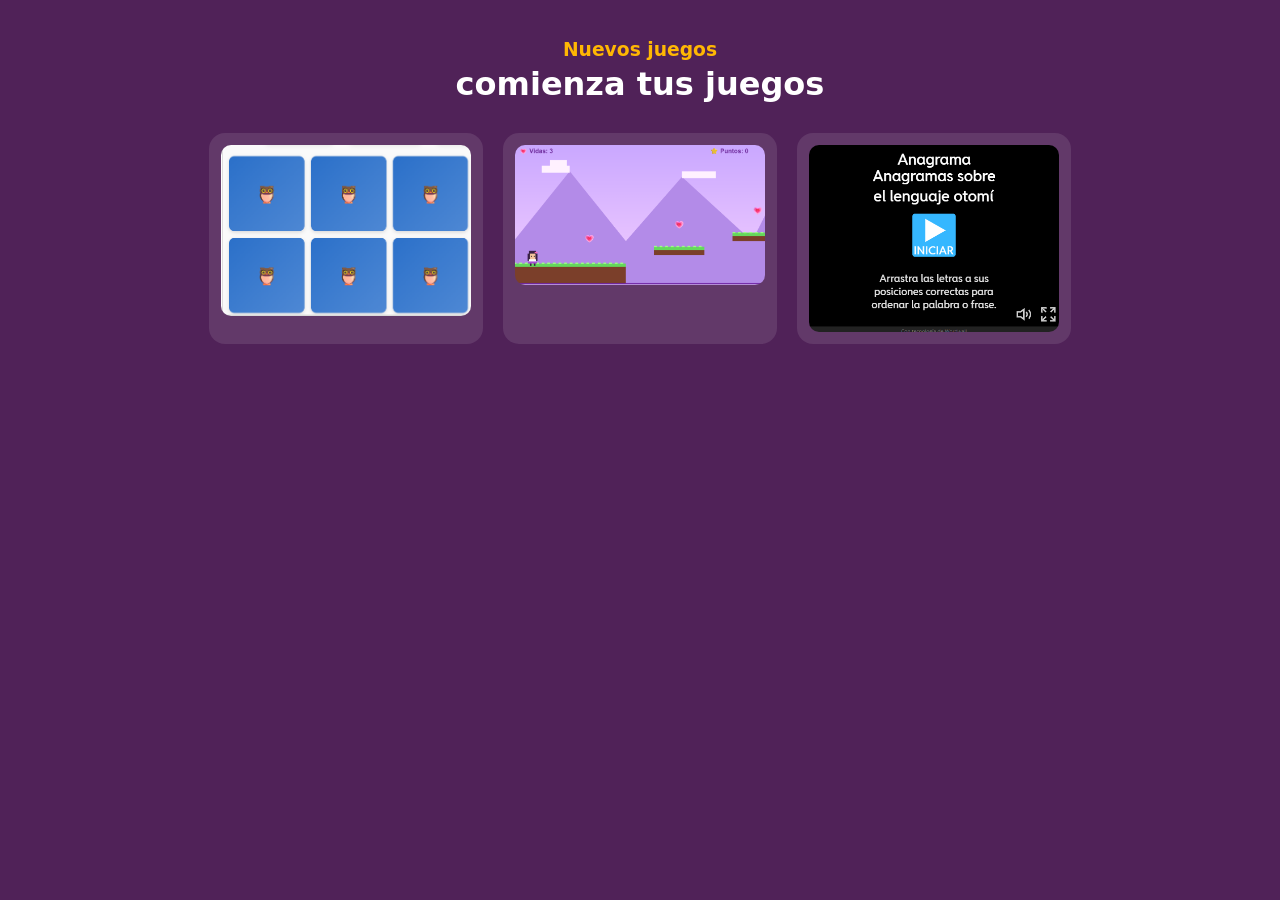
<file: juegos.html>
<!DOCTYPE html>
<html lang="en">
<head>
    <meta charset="UTF-8">
    <meta name="viewport" content="width=device-width, initial-scale=1.0">
    <title>Document</title>
    <style>
        body {
            background: #502258;
            color: white;
            font-family: system-ui, sans-serif;
            text-align: center;
            margin: 0;
            padding: 20px;
        }

        .boton-inicio {
            display: inline-flex;
            align-items: center;
            gap: 6px;
            color: white;
            text-decoration: none;
            background: rgba(255, 255, 255, 0.15);
            padding: 8px 16px;
            border-radius: 20px;
            transition: 0.2s;
        }
        .boton-inicio:hover { background: rgba(255, 255, 255, 0.3); }

        h3 { color: #ffb703; margin-bottom: 5px; }
        h1 { margin-top: 0; }

        .container {
            display: flex;
            justify-content: center;
            flex-wrap: wrap;
            gap: 20px;
            margin-top: 30px;
        }

        .card {
            background: rgba(255, 255, 255, 0.1);
            border: 2px solid transparent;
            border-radius: 16px;
            padding: 10px;
            cursor: pointer;
            transition: transform 0.2s, border-color 0.2s;
        }
        .card:hover {
            transform: translateY(-8px) scale(1.03);
            border-color: #ffb703;
        }
        .card:active { transform: scale(0.96); }
        .card img { border-radius: 10px; display: block; }
    </style>
</head>
<body>
    
</body>
</html>
  <h3>Nuevos juegos</h3>
<h1>comienza tus juegos</h1>




<div class="container">
    <!-- Correcta -->
    <div class="card" onclick="location.href='memorama.html'">
        <img src="IMAGEN..jpg/memorama.png" width="250px" >
       
    </div>
    <!-- inCorrecta -->
    <div class="card" onclick= "location.href='saltar.html'">
         <img src="IMAGEN..jpg/aventura.png" width="250px">
    </div>
<!-- inCorrecta -->
    <div class="card" onclick="location.href='completar.html'">
        <img src="IMAGEN..jpg/completa.png" width="250px">    
    </div>
</div>    

</div>
</body>
</html>
</file>
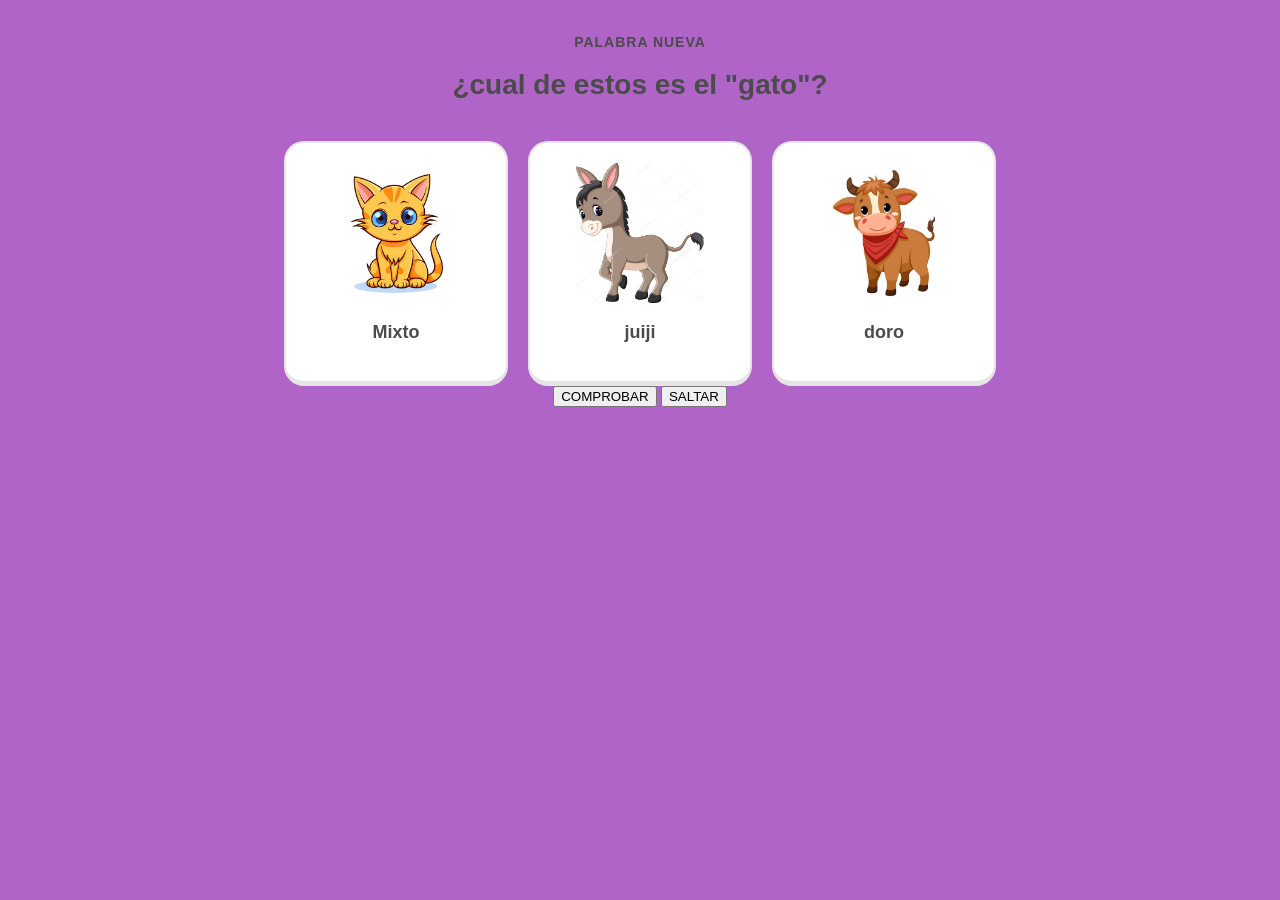
<file: leccion1.html>
<!DOCTYPE html>
<html lang="en">
<head>
    <meta charset="UTF-8">
    <meta name="viewport" content="width=device-width, initial-scale=1.0">
    <title>Document</title>
    <link rel="stylesheet" href="estilo.css">
</head>
<body>
    <h3>Palabra nueva</h3>
    <h1>¿cual de estos es el "gato"?</h1>
    <div class="contenedor">
        <div class="card">
            <img src="IMAGEN..jpg/cartoon-cat-coloring-page-2-923x923.jpeg">
            <p>Mixto</p>
        </div>
        <div class="card">
            <img src="IMAGEN..jpg/depositphotos_130175526-stock-illustration-cartoon-happy-donkey.jpg">
            <p>juiji</p>
        </div>
        <div class="card">
            <img src="IMAGEN..jpg/9b818995e4b5b69c8ec0fd9179d7a382.jpg">
            <p>doro</p>
        </div>
    </div>
    
    <div class="botones">
<button class="comprobar" onclick="mostrarleccion1()">
COMPROBAR
</button>


<button class="saltar">
SALTAR
</button>
</div>
</body>
</html>
</file>
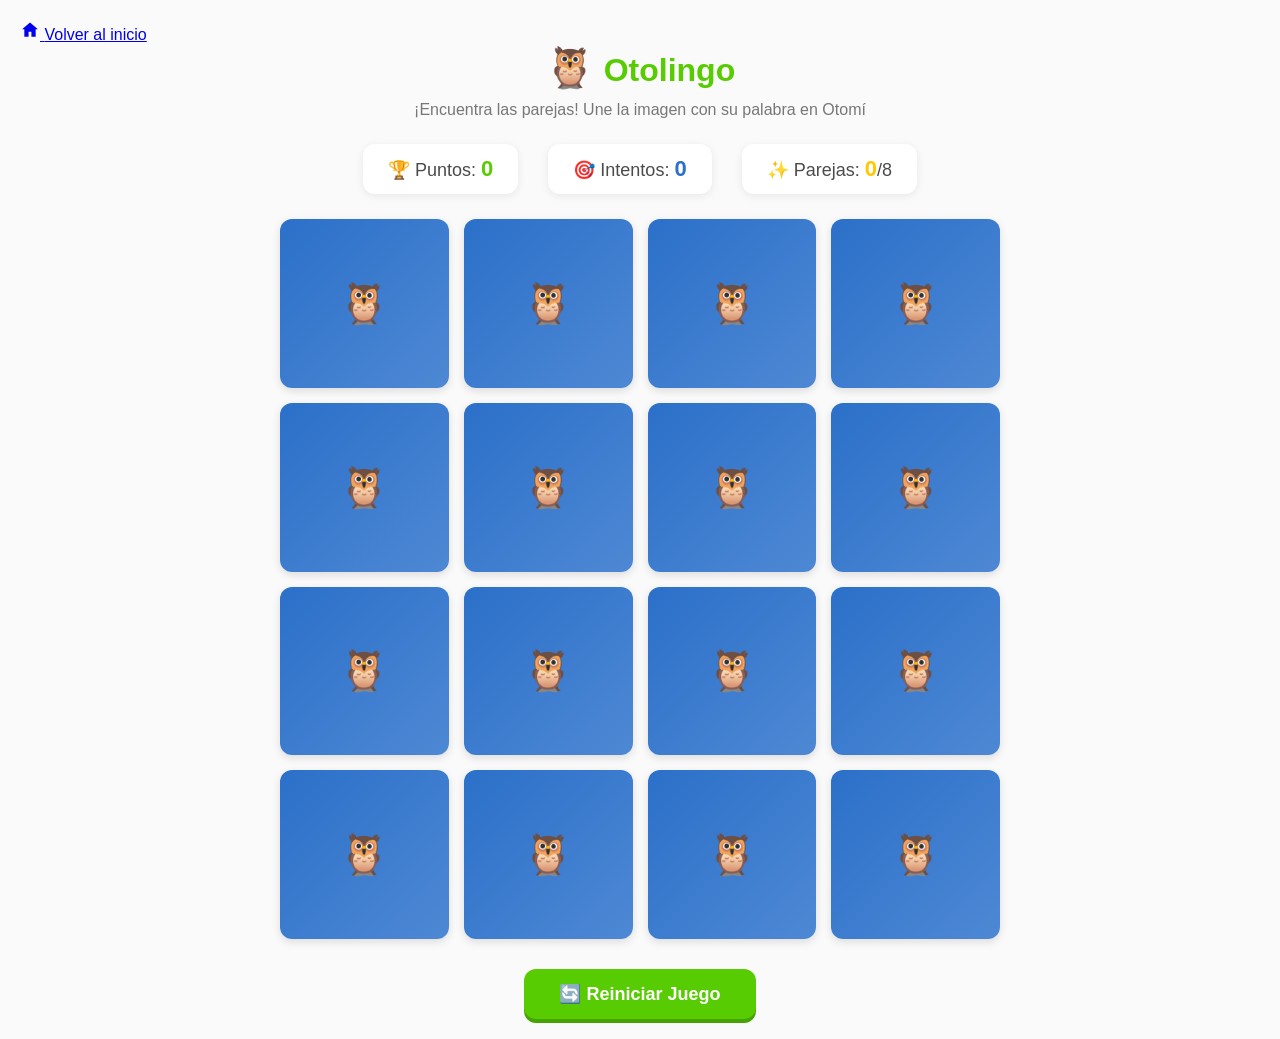
<file: memorama.html>
<!DOCTYPE html>
<html lang="es">
<head>
    <meta charset="UTF-8">
    <meta name="viewport" content="width=device-width, initial-scale=1.0">
    <title>Otolingo 🦉 - Memorama con Imágenes</title>
    <style>
        * {
            margin: 0;
            padding: 0;
            box-sizing: border-box;
            font-family: 'Arial Rounded MT Bold', sans-serif;
        }




        :root {
            --verde: #58CC02;
            --verde-oscuro: #46A302;
            --azul: #2B70C9;
            --azul-claro: #4E88D4;
            --amarillo: #FFC800;
            --rojo: #FF4B4B;
            --gris: #E5E5E5;
            --texto: #4B4B4B;
            --fondo: #FAFAFA;
        }




        body {
            background-color: var(--fondo);
            color: var(--texto);
            min-height: 100vh;
            padding: 20px;
        }




        header {
            text-align: center;
            margin-bottom: 25px;
        }




        h1 {
            font-size: 32px;
            color: var(--verde);
            margin-bottom: 10px;
        }




        h1 span {
            font-size: 40px;
        }




        .subtitulo {
            font-size: 16px;
            color: #777;
        }




        .info-juego {
            display: flex;
            justify-content: center;
            gap: 30px;
            margin-bottom: 25px;
            font-size: 18px;
            flex-wrap: wrap;
        }




        .puntuacion, .intentos, .encontrados {
            background: white;
            padding: 12px 25px;
            border-radius: 12px;
            box-shadow: 0 2px 8px rgba(0,0,0,0.08);
        }




        .puntuacion span { color: var(--verde); font-weight: bold; font-size: 22px; }
        .intentos span { color: var(--azul); font-weight: bold; font-size: 22px; }
        .encontrados span { color: var(--amarillo); font-weight: bold; font-size: 22px; }




        /* TABLERO */
        .tablero {
            max-width: 720px;
            margin: 0 auto;
            display: grid;
            grid-template-columns: repeat(4, 1fr);
            gap: 15px;
        }




        /* TARJETAS */
        .tarjeta {
            aspect-ratio: 1 / 1;
            position: relative;
            cursor: pointer;
            transform-style: preserve-3d;
            transition: transform 0.5s ease;
        }




        .tarjeta.volteada {
            transform: rotateY(180deg);
        }




        .cara {
            position: absolute;
            width: 100%;
            height: 100%;
            border-radius: 12px;
            display: flex;
            align-items: center;
            justify-content: center;
            backface-visibility: hidden;
            box-shadow: 0 3px 8px rgba(0,0,0,0.12);
        }




        .trasera {
            background: linear-gradient(135deg, var(--azul), var(--azul-claro));
            font-size: 40px;
        }




        .frente {
            background: white;
            border: 3px solid var(--amarillo);
            transform: rotateY(180deg);
            flex-direction: column;
            padding: 8px;
        }




        .emoji {
            font-size: 48px;
            margin-bottom: 5px;
        }




        .palabra {
            font-size: 16px;
            font-weight: bold;
            color: var(--azul);
            text-align: center;
        }




        .tarjeta.acertada .frente {
            background: #E8FFE8;
            border-color: var(--verde);
        }




        /* BOTONES */
        .contenedor-boton {
            text-align: center;
            margin-top: 30px;
        }




        .boton {
            background: var(--verde);
            color: white;
            border: none;
            padding: 14px 35px;
            font-size: 18px;
            border-radius: 12px;
            cursor: pointer;
            font-weight: bold;
            box-shadow: 0 4px 0 var(--verde-oscuro);
            transition: all 0.1s;
        }




        .boton:active {
            transform: translateY(4px);
            box-shadow: none;
        }




        /* MENSAJE FINAL */
        .mensaje-final {
            position: fixed;
            top: 50%;
            left: 50%;
            transform: translate(-50%, -50%);
            background: white;
            padding: 40px;
            border-radius: 20px;
            box-shadow: 0 6px 25px rgba(0,0,0,0.2);
            text-align: center;
            z-index: 100;
            display: none;
        }




        .mensaje-final h2 {
            font-size: 28px;
            color: var(--verde);
            margin-bottom: 15px;
        }




        .mensaje-final p {
            font-size: 18px;
            margin-bottom: 20px;
        }




        .oculto {
            display: none !important;
        }




        /* Responsivo */
        @media (max-width: 600px) {
            .tablero {
                grid-template-columns: repeat(3, 1fr);
            }
            .emoji {
                font-size: 36px;
            }
            .palabra {
                font-size: 13px;
            }
        }
    </style>
</head>
<body>

     <a class="boton-inicio" href="index.html">
    <svg aria-hidden="true" viewBox="0 0 24 24" width="20" height="20" fill="currentColor">
        <path d="M12 3 2.5 11h2.7v9h5.1v-5.8h3.4V20h5.1v-9h2.7L12 3z"/>
    </svg>
    <span>Volver al inicio</span>
</a>
 



    <header>
        <h1><span>🦉</span> Otolingo</h1>
        <p class="subtitulo">¡Encuentra las parejas! Une la imagen con su palabra en Otomí</p>
    </header>




    <div class="info-juego">
        <div class="puntuacion">🏆 Puntos: <span id="puntos">0</span></div>
        <div class="intentos">🎯 Intentos: <span id="intentos">0</span></div>
        <div class="encontrados">✨ Parejas: <span id="encontrados">0</span>/8</div>
    </div>




    <div class="tablero" id="tablero"></div>




    <div class="contenedor-boton">
        <button class="boton" onclick="reiniciarJuego()">🔄 Reiniciar Juego</button>
    </div>




    <!-- MENSAJE FINAL -->
    <div class="mensaje-final" id="mensajeFinal">
        <h2>🎉 ¡Felicidades!</h2>
        <p>Has encontrado todas las parejas en <strong id="totalIntentos">0</strong> intentos</p>
        <p>Puntuación final: <strong id="puntosFinal">0</strong> puntos</p>
        <button class="boton" onclick="cerrarMensaje(); reiniciarJuego();">¡Jugar otra vez!</button>
    </div>




    <script>
        // ==========================================
        // BASE DE DATOS: IMAGEN ↔ PALABRA EN OTOMÍ
        // ==========================================
      const parejas = [
            { imagen: "🐕", palabra: "F'yo", nombre: "Perro" },
            { imagen: "🐱", palabra: "Mixtu", nombre: "Gato" },
            { imagen: "🏠", palabra: "Nguu", nombre: "Casa" },
            { imagen: "💧", palabra: "Deje", nombre: "Agua" },
            { imagen: "🌽", palabra: "dethä", nombre: "Maíz" },
            { imagen: "☀️", palabra: "Jädi", nombre: "Sol" },
            { imagen: "🌙", palabra: "Zänä", nombre: "Luna" },
            { imagen: "👋", palabra: "Jaxia", nombre: "Hola" }
        ];






        // ==========================================
        // VARIABLES DEL JUEGO
        // ==========================================
        let puntos = 0;
        let intentos = 0;
        let parejasEncontradas = 0;
        let tarjetasVolteadas = [];
        let bloqueado = false;




        // ==========================================
        // INICIAR JUEGO
        // ==========================================
        function iniciarJuego() {
            puntos = 0;
            intentos = 0;
            parejasEncontradas = 0;
            tarjetasVolteadas = [];
            bloqueado = false;
           
            actualizarPuntuacion();
            generarTarjetas();
        }




        // ==========================================
        // MEZCLAR ARRAY
        // ==========================================
        function mezclar(array) {
            return array.slice().sort(() => Math.random() - 0.5);
        }




        // ==========================================
        // GENERAR TARJETAS
        // ==========================================
        function generarTarjetas() {
            const tablero = document.getElementById('tablero');
            tablero.innerHTML = "";




            // Crear pares: una tarjeta con IMAGEN y otra con la PALABRA en Otomí
            let tarjetas = [];
            parejas.forEach((par, indice) => {
                // Tarjeta con imagen
                tarjetas.push({ tipo: "imagen", contenido: par.imagen, parId: indice });
                // Tarjeta con palabra en Otomí
                tarjetas.push({ tipo: "palabra", contenido: par.palabra, parId: indice });
            });




            // Mezclar las tarjetas
            tarjetas = mezclar(tarjetas);




            // Crear cada tarjeta en el HTML
            tarjetas.forEach((datos) => {
                const tarjeta = document.createElement('div');
                tarjeta.className = 'tarjeta';
                tarjeta.dataset.parId = datos.parId;
                tarjeta.dataset.tipo = datos.tipo;
               
                if (datos.tipo === "imagen") {
                    tarjeta.innerHTML = `
                        <div class="cara trasera">🦉</div>
                        <div class="cara frente">
                            <div class="emoji">${datos.contenido}</div>
                        </div>
                    `;
                } else {
                    tarjeta.innerHTML = `
                        <div class="cara trasera">🦉</div>
                        <div class="cara frente">
                            <div class="palabra">${datos.contenido}</div>
                        </div>
                    `;
                }
               
                tarjeta.onclick = () => voltearTarjeta(tarjeta);
                tablero.appendChild(tarjeta);
            });
        }




        // ==========================================
        // VOLTEAR TARJETA
        // ==========================================
        function voltearTarjeta(tarjeta) {
            if (bloqueado) return;
            if (tarjeta.classList.contains('volteada')) return;
            if (tarjeta.classList.contains('acertada')) return;




            tarjeta.classList.add('volteada');
            tarjetasVolteadas.push(tarjeta);




            if (tarjetasVolteadas.length === 2) {
                intentos++;
                actualizarPuntuacion();
                comprobarPareja();
            }
        }




        // ==========================================
        // COMPROBAR SI SON PAREJA
        // ==========================================
        function comprobarPareja() {
            bloqueado = true;
            const t1 = tarjetasVolteadas[0];
            const t2 = tarjetasVolteadas[1];




            if (t1.dataset.parId === t2.dataset.parId) {
                // ✅ ¡ENCONTRÓ LA PAREJA!
                puntos += 10;
                parejasEncontradas++;
               
                setTimeout(() => {
                    t1.classList.add('acertada');
                    t2.classList.add('acertada');
                    t1.style.cursor = "default";
                    t2.style.cursor = "default";
                    actualizarPuntuacion();
                   
                    if (parejasEncontradas === parejas.length) {
                        setTimeout(mostrarMensajeFinal, 500);
                    }
                   
                    tarjetasVolteadas = [];
                    bloqueado = false;
                }, 600);
               
            } else {
                // ❌ NO SON IGUALES
                setTimeout(() => {
                    t1.classList.remove('volteada');
                    t2.classList.remove('volteada');
                    tarjetasVolteadas = [];
                    bloqueado = false;
                }, 1000);
            }
        }




        function actualizarPuntuacion() {
            document.getElementById('puntos').textContent = puntos;
            document.getElementById('intentos').textContent = intentos;
            document.getElementById('encontrados').textContent = `${parejasEncontradas}`;
        }




        function mostrarMensajeFinal() {
            document.getElementById('totalIntentos').textContent = intentos;
            document.getElementById('puntosFinal').textContent = puntos;
            document.getElementById('mensajeFinal').style.display = "block";
        }




        function cerrarMensaje() {
            document.getElementById('mensajeFinal').style.display = "none";
        }




        function reiniciarJuego() {
            cerrarMensaje();
            iniciarJuego();
        }




        window.onload = iniciarJuego;
    </script>
</body>
</html>
</file>
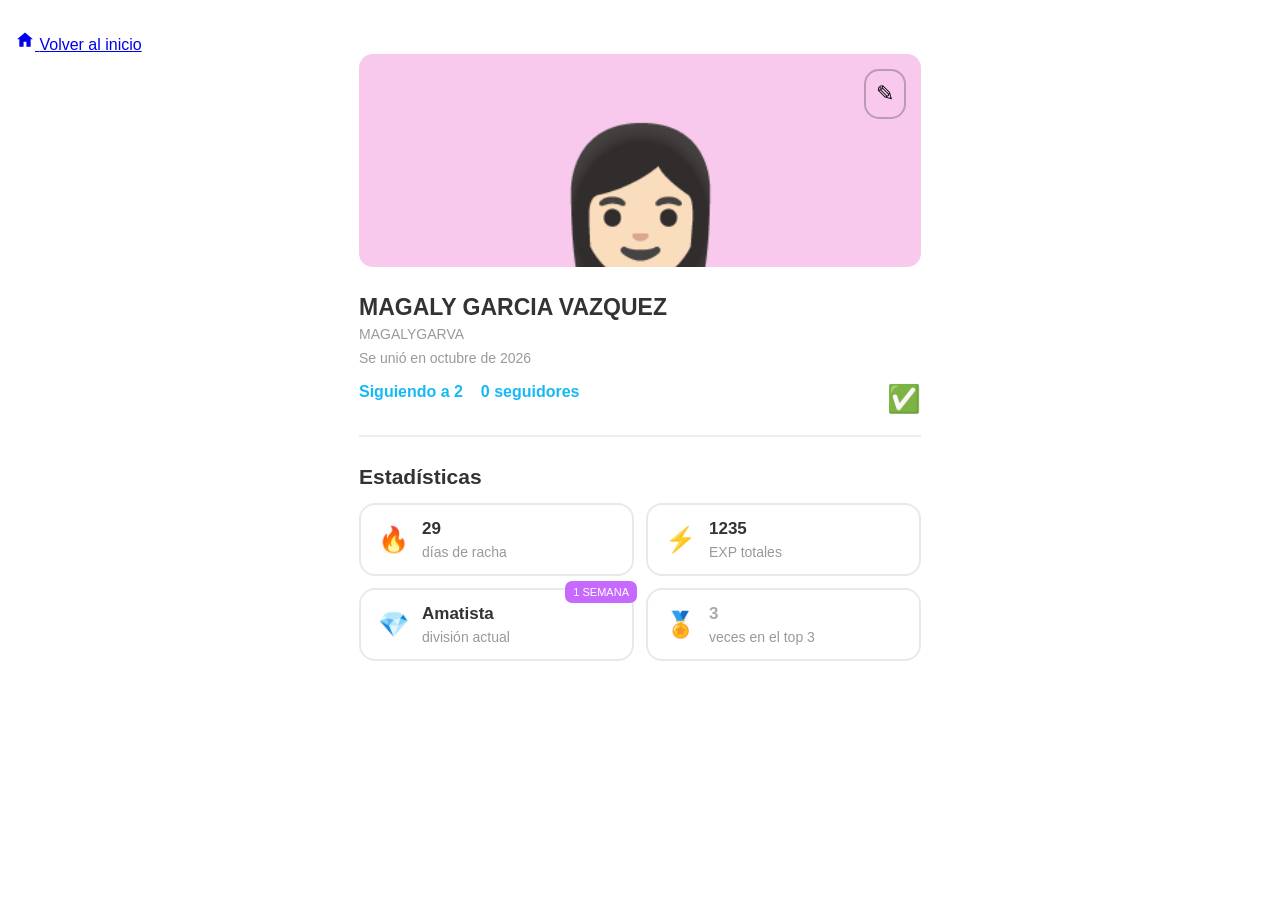
<file: perfil.html>
<!DOCTYPE html>
<html lang="es">
<head>
<meta charset="UTF-8">
<meta name="viewport" content="width=device-width, initial-scale=1.0">
<title>Mi perfil</title>
<style>
* {
  box-sizing: border-box;
}

body {
  font-family: Arial, sans-serif;
  background: #fff;
  color: #333;
  margin: 0;
  padding: 30px 15px;
}

.perfil {
  max-width: 562px;
  margin: auto;
}

.portada {
  height: 213px;
  background: #f9c9ed;
  border-radius: 14px;
  display: flex;
  justify-content: center;
  align-items: end;
  position: relative;
  overflow: hidden;
}

.avatar {
  font-size: 145px;
  line-height: 1;
  margin-bottom: -8px;
}

.editar {
  position: absolute;
  right: 15px;
  top: 15px;
  background: transparent;
  border: 2px solid #b99bb4;
  border-radius: 15px;
  padding: 10px;
  font-size: 22px;
}

h2 {
  font-size: 23px;
  margin: 27px 0 5px;
}

.usuario, .fecha, .sub {
  color: #999;
  font-size: 14px;
}

.fecha {
  margin-top: 8px;
}

.seguidores {
  color: #16b9f5;
  font-weight: bold;
  margin-top: 17px;
}

.banderas {
  float: right;
  font-size: 27px;
}

hr {
  border: none;
  border-top: 2px solid #eee;
  margin: 34px 0 28px;
}

h3 {
  font-size: 21px;
  margin-bottom: 14px;
}

.estadisticas {
  display: grid;
  grid-template-columns: 1fr 1fr;
  gap: 12px;
}

.tarjeta {
  border: 2px solid #e9e9e9;
  border-radius: 16px;
  min-height: 73px;
  padding: 12px 17px;
  display: flex;
  align-items: center;
  gap: 13px;
  position: relative;
}

.icono {
  font-size: 25px;
}

.numero {
  font-weight: bold;
  font-size: 17px;
}

.sub {
  margin-top: 5px;
}

.semana {
  position: absolute;
  right: -5px;
  top: -9px;
  background: #c66aff;
  color: white;
  font-size: 11px;
  padding: 5px 8px;
  border-radius: 7px;
}

</style>
</head>
<body>

  <a class="boton-inicio" href="index.html">
    <svg aria-hidden="true" viewBox="0 0 24 24" width="20" height="20" fill="currentColor">
        <path d="M12 3 2.5 11h2.7v9h5.1v-5.8h3.4V20h5.1v-9h2.7L12 3z"/>
    </svg>
    <span>Volver al inicio</span>
</a>


<div class="perfil">

  <div class="portada">
    <button class="editar">✎</button>
    <div class="avatar">👩🏻</div>
  </div>

  <h2>MAGALY GARCIA VAZQUEZ</h2>
  <div class="usuario">MAGALYGARVA</div>
  <div class="fecha">Se unió en octubre de 2026</div>

  <div class="seguidores">
    Siguiendo a 2 &nbsp;&nbsp; 0 seguidores
    <span class="banderas">✅</span>
  </div>

  <hr>

  <h3>Estadísticas</h3>

  <div class="estadisticas">

    <div class="tarjeta">
      <span class="icono">🔥</span>
      <div>
        <div class="numero">29</div>
        <div class="sub">días de racha</div>
      </div>
    </div>

    <div class="tarjeta">
      <span class="icono">⚡</span>
      <div>
        <div class="numero">1235</div>
        <div class="sub">EXP totales</div>
      </div>
    </div>

    <div class="tarjeta">
      <span class="icono">💎</span>
      <div>
        <div class="numero">Amatista</div>
        <div class="sub">división actual</div>
      </div>
      <span class="semana">1 SEMANA</span>
    </div>

    <div class="tarjeta">
      <span class="icono">🏅</span>
      <div>
        <div class="numero" style="color:#aaa">3</div>
        <div class="sub">veces en el top 3</div>
      </div>
    </div>

  </div>
</div>

</body>
</html>
</file>
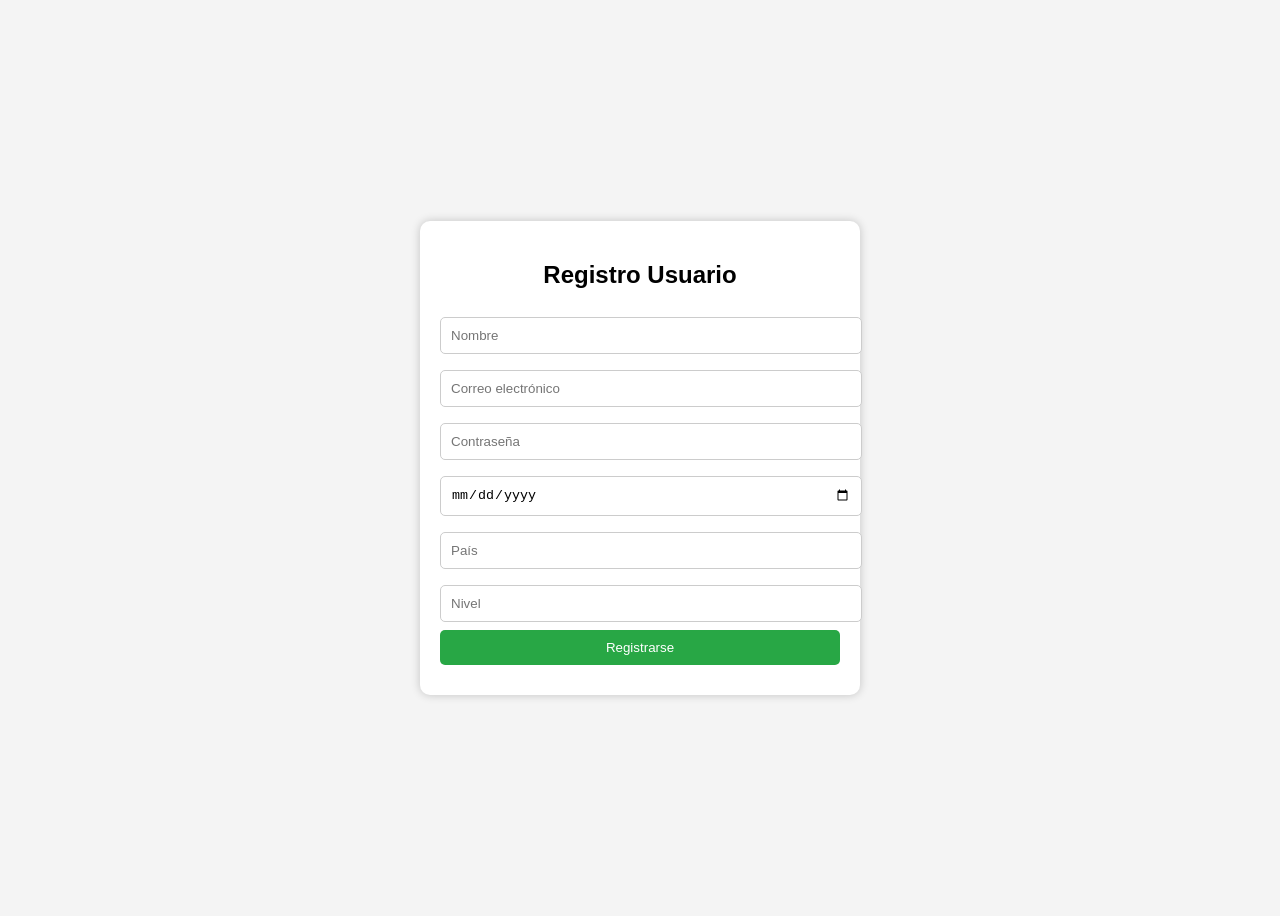
<file: registro.html>
<!DOCTYPE html>
<html lang="es">
<head>
<meta charset="UTF-8">
<meta name="viewport" content="width=device-width, initial-scale=1.0">
<title>Registro de Usuario</title>


<style>
    body{
        font-family: Arial, sans-serif;
        background:#f4f4f4;
        display:flex;
        justify-content:center;
        align-items:center;
        height:100vh;
    }


    .formulario{
        background:white;
        padding:20px;
        border-radius:10px;
        width:400px;
        box-shadow:0 0 10px rgba(0,0,0,.2);
    }


    .formulario h2{
        text-align:center;
    }


    input{
        width:100%;
        padding:10px;
        margin:8px 0;
        border:1px solid #ccc;
        border-radius:5px;
    }


    button{
        width:100%;
        padding:10px;
        background:#28a745;
        color:white;
        border:none;
        border-radius:5px;
        cursor:pointer;
    }


    button:hover{
        background:#218838;
    }


    #mensaje{
        margin-top:10px;
        text-align:center;
    }
</style>


</head>
<body>


<div class="formulario">
    <h2>Registro Usuario</h2>


    <form id="formRegistro">
        <input type="text" name="nombre" placeholder="Nombre" required>


        <input type="email" name="email" placeholder="Correo electrónico" required>


        <input type="password" name="contrasena" maxlength="6" placeholder="Contraseña" required>


        <input type="date" name="fecha_nac" required>


        <input type="text" name="pais" placeholder="País" required>


        <input type="number" name="nivel" min="1" max="99" placeholder="Nivel" required>


        <button type="submit">Registrarse</button>
    </form>


    <div id="mensaje"></div>
</div>


<script>
document.getElementById("formRegistro")
.addEventListener("submit", async function(e){


    e.preventDefault();


    const datos = {
        nombre: this.nombre.value,
        email: this.email.value,
        contrasena: this.contrasena.value,
        fecha_nac: this.fecha_nac.value,
        pais: this.pais.value,
        nivel: this.nivel.value
    };


    try{


        const respuesta = await fetch("registro.php",{
            method:"POST",
            headers:{
                "Content-Type":"application/json"
            },
            body: JSON.stringify(datos)
        });


        const resultado = await respuesta.json();


        document.getElementById("mensaje").innerHTML =
        resultado.mensaje;


        if(resultado.estado){
            this.reset();
        }


    }catch(error){
        console.error(error);
    }


});
</script>


</body>
</html>
</file>
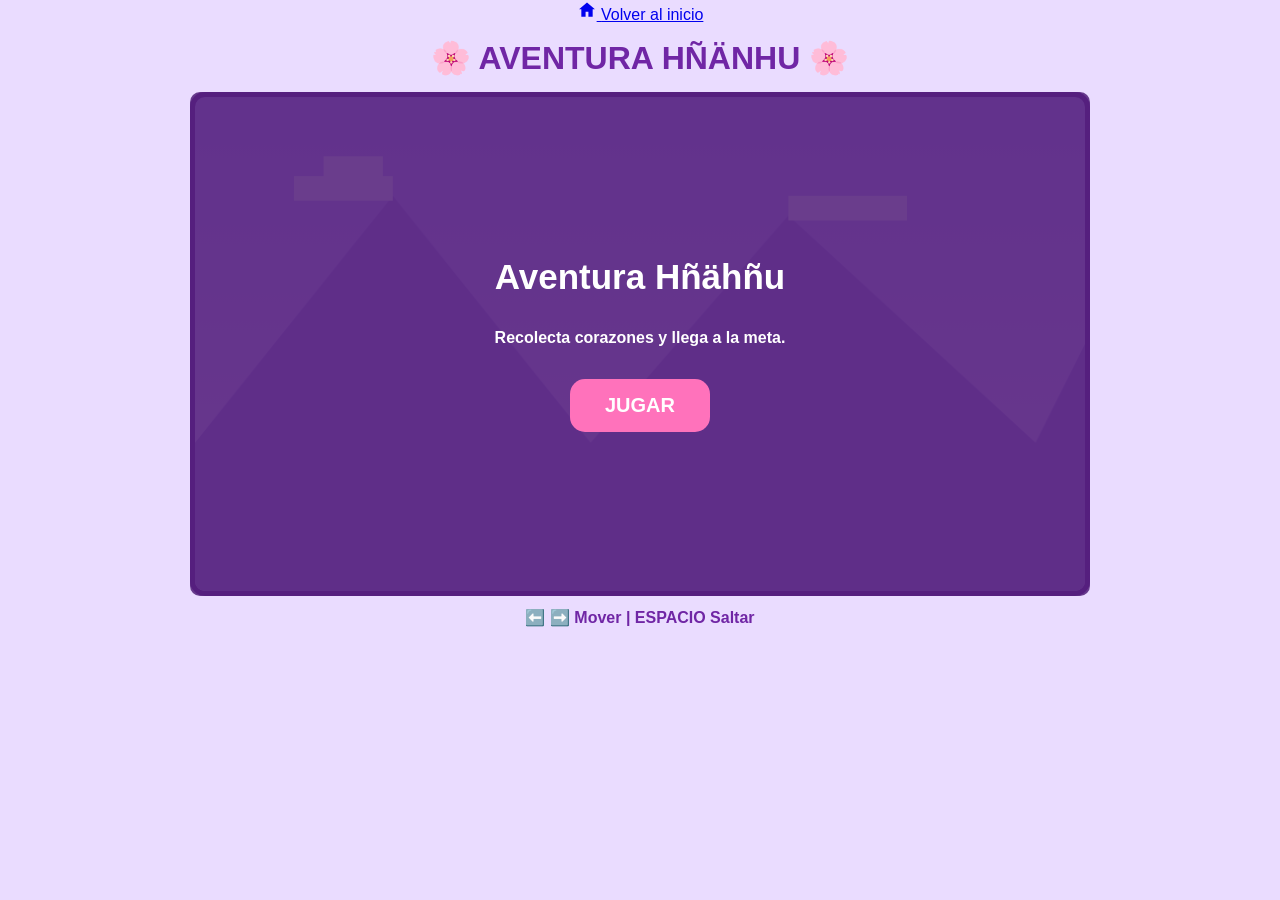
<file: saltar.html>
<!DOCTYPE html>
<html lang="es">
<head>
<meta charset="UTF-8">
<meta name="viewport" content="width=device-width, initial-scale=1.0">
<title>Aventura Hñähñu</title>
<style>
*{
    margin: 0;
    padding: 0;
    box-sizing: border-box;
}




body {
    background: #eadcff;
    font-family: Arial, sans-serif;
    text-align: center;
}




h1 {
    color: #7026a5;
    margin: 15px;
}




#contenedor {
    width: 900px;
    max-width: 95%;
    margin: auto;
    position: relative;
}




canvas {
    width: 100%;
    background: linear-gradient(#c9a7ff, #f4cfff);
    border: 5px solid #7026a5;
    border-radius: 15px;
    display: block;
}




#menu {
    position: absolute;
    top: 0;
    left: 0;
    width: 100%;
    height: 100%;
    background: rgba(80, 30, 120, 0.85);
    color: white;
    display: flex;
    flex-direction: column;
    justify-content: center;
    align-items: center;
    border-radius: 10px;
    gap: 20px;
}




#menu h2 {
    font-size: 35px;
}




button {
    background: #ff72bb;
    border: none;
    padding: 15px 35px;
    border-radius: 15px;
    font-size: 20px;
    color: white;
    cursor: pointer;
    font-weight: bold;
}




button:hover {
    background: #ff43a3;
}




p {
    margin: 12px;
    color: #7026a5;
    font-weight: bold;
}
</style>
</head>




<body>

     <a class="boton-inicio" href="index.html">
    <svg aria-hidden="true" viewBox="0 0 24 24" width="20" height="20" fill="currentColor">
        <path d="M12 3 2.5 11h2.7v9h5.1v-5.8h3.4V20h5.1v-9h2.7L12 3z"/>
    </svg>
    <span>Volver al inicio</span>
</a>



<h1>🌸 AVENTURA HÑÄNHU 🌸</h1>




<div id="contenedor">




<canvas id="juego" width="900" height="500"></canvas>




<div id="menu">
    <h2 id="titulo">Aventura Hñähñu</h2>
    <p style="color:white">Recolecta corazones y llega a la meta.</p>
    <button onclick="iniciar()">JUGAR</button>
</div>




</div>




<p>⬅️ ➡️ Mover | ESPACIO Saltar</p>




<script>
const canvas = document.getElementById("juego");
const ctx = canvas.getContext("2d");
const menu = document.getElementById("menu");
const titulo = document.getElementById("titulo");




let jugador;
let plataformas;
let corazones;
let obstaculos;
let teclas = {};
let puntos = 0;
let vidas = 3;
let jugando = false;
let camara = 0;
let meta = 3500;




const gravedad = 0.6;




function iniciar() {
    puntos = 0;
    vidas = 3;
    camara = 0;




    jugador = {
        x: 50,
        y: 350,
        w: 35,
        h: 45,
        vx: 0,
        vy: 0,
        suelo: false
    };




    plataformas = [
        {x:0,y:430,w:400,h:70},
        {x:500,y:370,w:180,h:30},
        {x:780,y:320,w:180,h:30},
        {x:1100,y:400,w:300,h:70},
        {x:1500,y:340,w:200,h:30},
        {x:1800,y:290,w:180,h:30},
        {x:2100,y:420,w:350,h:70},
        {x:2600,y:350,w:200,h:30},
        {x:3000,y:400,w:600,h:70}
    ];




    corazones = [
        {x:250,y:350},
        {x:570,y:300},
        {x:850,y:250},
        {x:1200,y:330},
        {x:1550,y:280},
        {x:1850,y:230},
        {x:2200,y:350},
        {x:2650,y:290},
        {x:3200,y:330}
    ];




    obstaculos = [
        {x:600,y:345,w:30,h:25},
        {x:1250,y:375,w:35,h:25},
        {x:2250,y:395,w:35,h:25},
        {x:3150,y:375,w:35,h:25}
    ];




    jugador.x = 50;
    jugador.y = 350;




    jugando = true;
    menu.style.display = "none";




    actualizar();
}




// DIBUJAR JUGADOR
function dibujarJugador() {
    let x = jugador.x - camara;
    let y = jugador.y;




    // Cabello
    ctx.fillStyle = "#382044";
    ctx.fillRect(x+5,y,x+0?25:25,15);
    ctx.fillRect(x,y+10,35,25);




    // Cara
    ctx.fillStyle = "#f4c49c";
    ctx.fillRect(x+8,y+10,20,20);




    // Ojos
    ctx.fillStyle = "#222";
    ctx.fillRect(x+12,y+17,3,4);
    ctx.fillRect(x+22,y+17,3,4);




    // Blusa
    ctx.fillStyle = "#ffffff";
    ctx.fillRect(x+5,y+30,25,10);




    // Falda
    ctx.fillStyle = "#a64bd4";
    ctx.fillRect(x+2,y+38,31,7);




    // Piernas
    ctx.fillStyle = "#382044";
    ctx.fillRect(x+8,y+45,6,8);
    ctx.fillRect(x+22,y+45,6,8);




    // Moño
    ctx.fillStyle = "#ff69b4";
    ctx.fillRect(x+25,y+3,10,5);
}




// DIBUJAR ESCENARIO
function dibujarMundo() {
    ctx.clearRect(0,0,900,500);




    // Montañas
    ctx.fillStyle = "#b38be8";
    ctx.beginPath();
    ctx.moveTo(0,350);
    ctx.lineTo(200,100);
    ctx.lineTo(400,350);
    ctx.lineTo(600,120);
    ctx.lineTo(850,350);
    ctx.lineTo(900,250);
    ctx.lineTo(900,500);
    ctx.lineTo(0,500);
    ctx.fill();




    // Nubes
    ctx.fillStyle = "#fff1ff";
    ctx.fillRect(100,80,100,25);
    ctx.fillRect(130,60,60,25);
    ctx.fillRect(600,100,120,25);




    // Plataformas
    plataformas.forEach(p => {
        let x = p.x-camara;




        ctx.fillStyle = "#7b3f2a";
        ctx.fillRect(x,p.y,p.w,p.h);




        ctx.fillStyle = "#65d85c";
        ctx.fillRect(x,p.y,p.w,12);




        ctx.fillStyle = "#9bff83";
        for(let i=0;i<p.w;i+=20){
            ctx.fillRect(x+i,p.y-3,10,5);
        }
    });




    // Corazones
    corazones.forEach(c => {
        ctx.font = "30px Arial";
        ctx.fillText("💗",c.x-camara,c.y);
    });


    // Meta
    ctx.fillStyle = "#7131a5";
    ctx.fillRect(meta-camara,280,8,150);




    ctx.font = "40px Arial";
    ctx.fillText("🏁",meta-camara-20,280);




    dibujarJugador();




    // HUD
    ctx.fillStyle = "#6d299a";
    ctx.font = "bold 22px Arial";
    ctx.fillText("💗 Vidas: "+vidas,20,35);
    ctx.fillText("⭐ Puntos: "+puntos,700,35);
}




// COLISIONES
function colision(a,b) {
    return a.x < b.x+b.w &&
           a.x+a.w > b.x &&
           a.y < b.y+b.h &&
           a.y+a.h > b.y;
}




// ACTUALIZAR JUGADOR
function mover() {
    jugador.vx = 0;




    if(teclas["ArrowRight"]) jugador.vx = 5;
    if(teclas["ArrowLeft"]) jugador.vx = -5;




    jugador.x += jugador.vx;
    jugador.vy += gravedad;
    jugador.y += jugador.vy;




    jugador.suelo = false;




    plataformas.forEach(p => {
        if(colision(jugador,p) && jugador.vy >= 0 &&
           jugador.y+jugador.h-jugador.vy <= p.y+5) {




            jugador.y = p.y-jugador.h;
            jugador.vy = 0;
            jugador.suelo = true;
        }
    });




    // CAER
    if(jugador.y > 550) perderVida();




    // CORAZONES
    corazones = corazones.filter(c => {
        let objeto = {x:c.x,y:c.y,w:25,h:25};




        if(colision(jugador,objeto)) {
            puntos += 10;
            return false;
        }
        return true;
    });




    // OBSTACULOS
    obstaculos.forEach(o => {
        if(colision(jugador,o)) perderVida();
    });




    // META
    if(jugador.x >= meta) finalizar(true);




    // CAMARA
    camara = jugador.x-200;
    if(camara < 0) camara = 0;
}




// PERDER VIDA
function perderVida() {
    vidas--;




    jugador.x -= 80;
    jugador.y = 300;
    jugador.vy = 0;




    if(vidas <= 0) finalizar(false);
}




// FINAL
function finalizar(victoria) {
    jugando = false;
    menu.style.display = "flex";




    if(victoria) {
        titulo.innerText = "🎉 ¡GANASTE! 🎉";
    } else {
        titulo.innerText = "💔 GAME OVER";
    }




    menu.querySelector("p").innerText =
        "Puntuación final: "+puntos;




    menu.querySelector("button").innerText = "VOLVER A JUGAR";
}




// BUCLE
function actualizar() {
    if(!jugando) return;




    mover();
    dibujarMundo();




    requestAnimationFrame(actualizar);
}




// TECLADO
document.addEventListener("keydown", e => {
    teclas[e.key] = true;




    if(e.code === "Space" && jugador && jugador.suelo) {
        jugador.vy = -13;
        jugador.suelo = false;
    }
});




document.addEventListener("keyup", e => {
    teclas[e.key] = false;
});




// INICIO
dibujarMundo();
</script>




</body>
</html>
</file>
<file: estilo.css>
body {
    font-family: 'Nunito', 'Helvetica', sans-serif;
    background-color: #b064c7;
    margin: 0;
    padding: 20px;
    text-align: center;
}

h3 {
    color: #4b4b4b;
    text-transform: uppercase;
    font-size: 14px;
    letter-spacing: 1px;
    margin-bottom: 5px;
}

h1 {
    color: #4b4b4b;
    font-size: 28px;
    font-weight: 800;
    margin-bottom: 40px;
}

/* Contenedor de las 3 tarjetas */
.contenedor {
    display: flex;
    gap: 20px;
    justify-content: center;
    flex-wrap: wrap;
}

/* Cada tarjeta */
.card {
    background-color: #fff;
    border: 2px solid #e5e5e5;
    border-bottom: 5px solid #e5e5e5;
    border-radius: 20px;
    padding: 20px;
    width: 180px;
    cursor: pointer;
    transition: all 0.1s ease;
}

.card:hover {
    background-color: #f7f7f7;
}

.card:active {
    border-bottom: 2px solid #e5e5e5;
    transform: translateY(4px);
}

.card img {
    width: 100%;
    height: 140px;
    object-fit: contain;
    border-radius: 12px;
}

.card p {
    margin-top: 15px;
    font-size: 18px;
    font-weight: 700;
    color: #4b4b4b;
}

/* Cuando selecciones la correcta, puedes agregarle esta clase con JS */
.card.correcta {
    background-color: #d7ffb8;
    border: 2px solid #58cc02;
    border-bottom: 5px solid #58cc02;
    color: #58a700;
}

.card.incorrecta {
    background-color: #ffdfe0;
    border: 2px solid #ff4b4b;
    border-bottom: 5px solid #ff4b4b;
}

/* Tu menu lateral bonito */
#menu-lateral {
    position: fixed;
    left: 0;
    top: 0;
    width: 250px;
    height: 100%;
    background: #fff;
    border-right: 2px solid #e5e5e5;
    padding: 20px;
    font-family: 'Nunito', sans-serif;
    font-size: 16px;
    font-weight: 700;
    color: #777;
}
</file>
